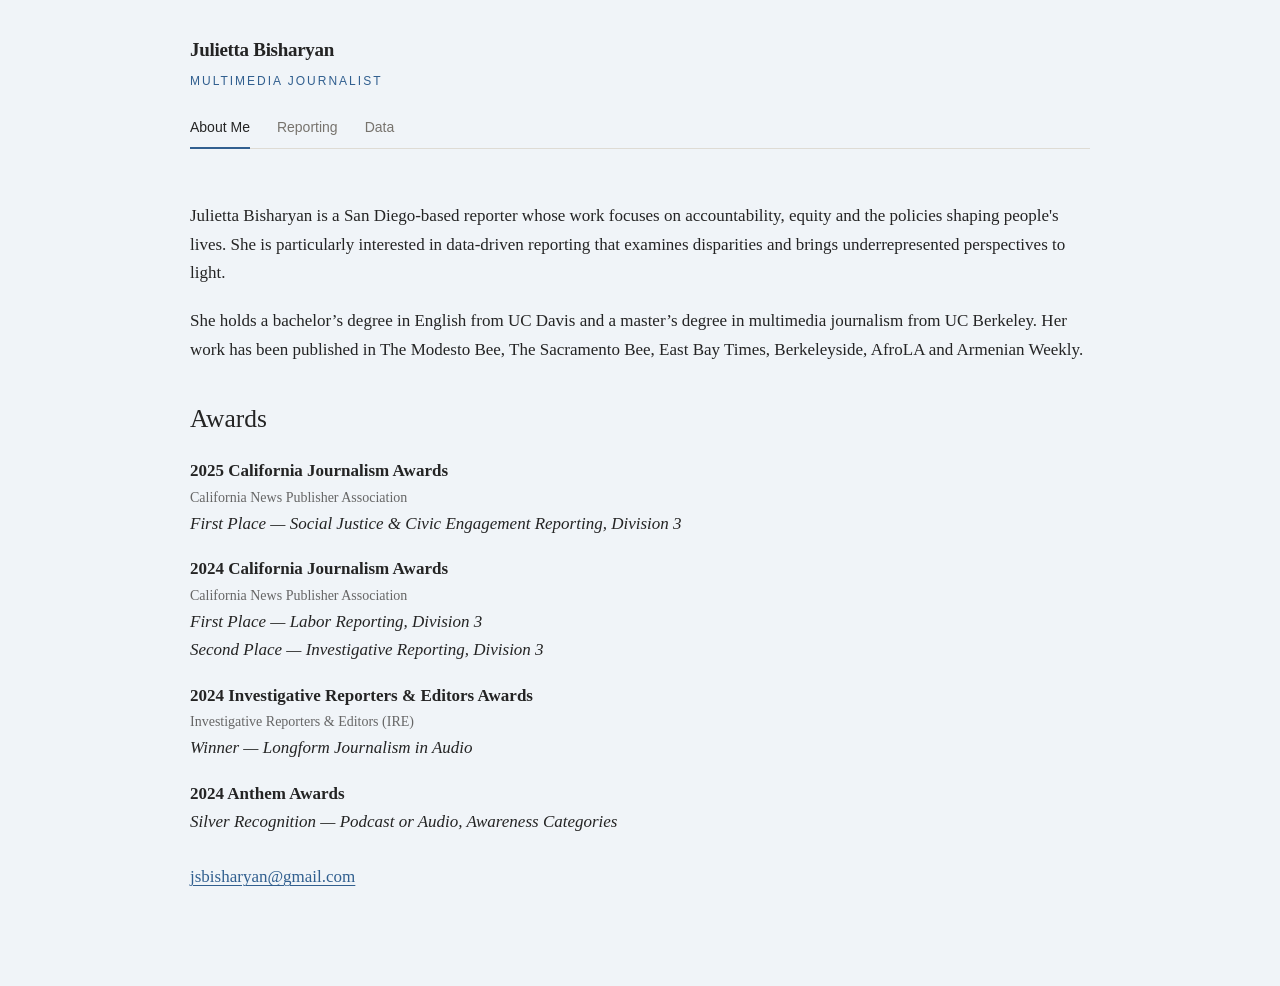
<file: index.html>
<!DOCTYPE html>
<html lang="en">
<head>
  <meta charset="UTF-8">
  <meta name="viewport" content="width=device-width, initial-scale=1.0">
  <meta name="description" content="Portfolio of Julietta Bisharyan, a California-based journalist covering education, equity, accountability and the environment.">
  <title>Julietta Bisharyan | Journalist</title>
  <link rel="icon" type="image/png" href="assets/favicon.png">

  <style>
    :root {
      --background: #f0f4f8;
      --text: #242424;
      --muted: #77736d;
      --accent: #315f8f;
      --rule: #dedbd4;
      --width: 900px;
    }

    * {
      box-sizing: border-box;
    }

    html {
      scroll-behavior: smooth;
    }

    body {
      margin: 0;
      background: var(--background);
      color: var(--text);
      font-family: Georgia, "Times New Roman", serif;
      font-size: 17px;
      line-height: 1.7;
    }

    .container {
      width: min(var(--width), calc(100% - 44px));
      margin: 0 auto;
    }

    /* HEADER AND NAVIGATION */

    header {
      padding: 34px 0 0;
    }

    .site-name {
      color: var(--text);
      font-size: 19px;
      font-weight: bold;
      text-decoration: none;
      letter-spacing: -0.3px;
    }

    nav {
      display: flex;
      gap: 27px;
      margin-top: 27px;
      border-bottom: 1px solid var(--rule);
    }

    .tab {
      display: inline-block;
      padding: 0 0 12px;
      border: 0;
      border-bottom: 2px solid transparent;
      margin-bottom: -1px;
      background: transparent;
      color: var(--muted);
      font-family: Arial, Helvetica, sans-serif;
      font-size: 14px;
      cursor: pointer;
    }

    .tab:hover,
    .tab[aria-selected="true"] {
      color: var(--text);
    }

    .tab[aria-selected="true"] {
      border-bottom-color: var(--accent);
    }

    main {
      min-height: 65vh;
      padding: 53px 0 75px;
    }

    h1 {
      margin: 0 0 35px;
      font-size: clamp(32px, 6vw, 40px);
      font-weight: normal;
      letter-spacing: -1.1px;
      line-height: 1.2;
    }

    h2 {
      font-weight: normal;
    }

    p {
      margin: 0 0 19px;
    }

    a {
      color: var(--accent);
      text-decoration-thickness: 1px;
      text-underline-offset: 3px;
    }

    a:hover {
      text-decoration-thickness: 2px;
    }

    .contact {
      margin-top: 32px;
    }

    .site-name .tagline {
      display: block;
      margin-top: 5px;
      font-family: Arial, sans-serif;
      font-size: 12px;
      font-weight: normal;
      letter-spacing: 2px;
      text-transform: uppercase;
      color: #315f8f;
    }

    /* SELECTED WORKS */

    #works {
      max-width: 850px;
      margin: 0 auto;
    }

    #works .writing-heading {
      font-family: Georgia, serif;
      font-size: 28px;
      font-weight: normal;
      margin: 0 0 55px;
      color: var(--text);
    }

    .writing-category {
      margin-bottom: 48px;
    }

    .writing-category h2 {
      font-family: Georgia, serif;
      font-size: 21px;
      font-weight: normal;
      margin: 0 0 22px;
      color: var(--text);
    }

    .writing-item {
      margin-bottom: 23px;
    }

    .writing-item a {
      font-family: Georgia, serif;
      font-size: 17px;
      line-height: 1.5;
      color: var(--text);
      text-decoration: none;
      transition: color 0.2s ease;
    }

    .writing-item a:hover {
      color: #777;
      text-decoration: underline;
    }

    .writing-meta {
      font-family: Arial, Helvetica, sans-serif;
      font-size: 12px;
      color: #888;
      margin-top: 5px;
      letter-spacing: 0.2px;
    }

    /* DATA PROJECT GRID */

    #data {
      max-width: 1000px;
      margin: 0 auto;
    }

    #data .data-heading {
      font-family: Georgia, serif;
      font-size: 28px;
      font-weight: normal;
      margin: 0 0 40px;
      color: var(--text);
    }

    .data-grid {
      display: grid;
      grid-template-columns: repeat(2, minmax(0, 1fr));
      gap: 22px;
    }

    .data-card {
      display: block;
      min-width: 0;
      border: 1px solid var(--rule);
      text-decoration: none;
      color: var(--text);
      background: #fff;
      transition: background 0.2s ease, border-color 0.2s ease;
    }

    .data-card:hover {
      background: #f0f4f8;
      border-color: var(--accent);
    }

    .data-image {
      width: 100%;
      aspect-ratio: 16 / 9;
      background: #f1f0ed;
      overflow: hidden;
    }

    .data-image img {
      width: 100%;
      height: 100%;
      object-fit: cover;
      display: block;
    }

    .data-card-content {
      padding: 21px;
    }

    .data-card h3 {
      font-family: Georgia, serif;
      font-size: 21px;
      font-weight: normal;
      line-height: 1.35;
      margin: 0 0 9px;
      color: var(--text);
    }

    .data-publication {
      font-family: Arial, Helvetica, sans-serif;
      font-size: 12px;
      color: #777;
      margin: 0 0 15px;
    }

    .data-description {
      font-family: Arial, Helvetica, sans-serif;
      font-size: 14px;
      line-height: 1.6;
      color: #444;
      margin: 0 0 18px;
    }

    .data-tools {
      font-family: Arial, Helvetica, sans-serif;
      font-size: 11px;
      line-height: 1.5;
      color: #888;
      margin: 0;
      letter-spacing: 0.2px;
    }

    /* AWARDS */

    .awards {
      margin-top: 32px;
      max-width: 760px;
    }

    .awards h2 {
      margin: 0 0 18px;
    }

    .award {
      margin-bottom: 20px;
    }

    .award p {
      margin: 0 0 3px;
      line-height: 1.5;
    }

    .award-title {
      font-weight: bold;
    }

    .award-organization {
      font-size: 14px;
      color: #666;
    }

    .award-recognition {
      font-style: italic;
    }

    .contact {
      margin-top: 28px;
    }

    /* FOOTER */

    footer {
      padding: 20px 0 30px;
      border-top: 1px solid var(--rule);
      color: var(--muted);
      font-family: Arial, Helvetica, sans-serif;
      font-size: 12px;
    }

    [hidden] {
      display: none !important;
    }

    /* MOBILE */

    @media (max-width: 650px) {
      .container {
        width: calc(100% - 36px);
      }

      header {
        padding-top: 25px;
      }

      main {
        padding-top: 39px;
      }

      nav {
        gap: 22px;
      }

      #works .writing-heading,
      #data .data-heading {
        font-size: 26px;
      }

      #works .writing-heading {
        margin-bottom: 40px;
      }

      .writing-category h2 {
        font-size: 19px;
      }

      .writing-item a {
        font-size: 16px;
      }

      .data-grid {
        grid-template-columns: 1fr;
        gap: 16px;
      }

      .data-card-content {
        padding: 20px;
      }
    }

    @media (max-width: 380px) {
      nav {
        gap: 15px;
      }

      .tab {
        font-size: 13px;
      }
    }
  </style>
</head>

<body>
  <div class="container">

    <header>
      <a class="site-name" href="#about" id="home-link">
        Julietta Bisharyan
        <span class="tagline">Multimedia Journalist</span>
      </a>
    </header>

    <nav aria-label="Main navigation" role="tablist">
      <button class="tab" id="about-tab" role="tab"
        aria-selected="true" aria-controls="about" type="button">
        About Me
      </button>

      <button class="tab" id="works-tab" role="tab"
        aria-selected="false" aria-controls="works" type="button">
        Reporting
      </button>

      <button class="tab" id="data-tab" role="tab"
        aria-selected="false" aria-controls="data" type="button">
        Data
      </button>
    </nav>

    <main>

      <!-- ABOUT ME -->

      <section id="about" role="tabpanel" aria-labelledby="about-tab">

        <p>
          Julietta Bisharyan is a San Diego-based reporter whose work focuses on accountability,
          equity and the policies shaping people's lives. She is particularly interested in data-driven
          reporting that examines disparities and brings underrepresented perspectives to light.
        
        </p>

        <p>
          She holds a bachelor’s degree in English from UC Davis
          and a master’s degree in multimedia journalism
          from UC Berkeley. Her work has been published in The Modesto Bee, The Sacramento Bee,
          East Bay Times, Berkeleyside, AfroLA and Armenian Weekly. 
        </p>

        <div class="awards">
          <h2>Awards</h2>

          <div class="award">
            <p class="award-title">2025 California Journalism Awards</p>
            <p class="award-organization">California News Publisher Association</p>
            <p class="award-recognition">
              First Place — Social Justice &amp; Civic Engagement Reporting, Division 3
            </p>
          </div>

          <div class="award">
            <p class="award-title">2024 California Journalism Awards</p>
            <p class="award-organization">California News Publisher Association</p>
            <p class="award-recognition">
              First Place — Labor Reporting, Division 3
            </p>
            <p class="award-recognition">
              Second Place — Investigative Reporting, Division 3
            </p>
          </div>

          <div class="award">
            <p class="award-title">2024 Investigative Reporters &amp; Editors Awards</p>
            <p class="award-organization">Investigative Reporters &amp; Editors (IRE)</p>
            <p class="award-recognition">
              Winner — Longform Journalism in Audio
            </p>
          </div>

          <div class="award">
            <p class="award-title">2024 Anthem Awards</p>
            <p class="award-recognition">
              Silver Recognition — Podcast or Audio, Awareness Categories
            </p>
          </div>
        </div>

        <p class="contact">
          <a href="mailto:jsbisharyan@gmail.com">jsbisharyan@gmail.com</a>
        </p>

      </section>

      <!-- SELECTED WORKS -->

      <section id="works" role="tabpanel"
        aria-labelledby="works-tab" hidden>

        <h1 class="writing-heading">Selected Writing</h1>

        <!-- INVESTIGATIONS -->

        <div class="writing-category">
          <h2>Investigations</h2>

          <div class="writing-item">
            <a href="https://www.modbee.com/news/local/crime/article315577383.html?giftCode=86c4acd1f83c5da3212b84d3e534f335ec6e8eb8e0eaedf4faa5dd6863b15084" target="_blank" rel="noopener noreferrer">
              How did Modesto school district not hear of principal’s sex charges for over a year?
            </a>
            <p class="writing-meta">The Modesto Bee · April 2026</p>
          </div>

          <div class="writing-item">
            <a href="https://www.mercedsunstar.com/news/local/education/uc-merced/article315497840.html?giftCode=fb421cea63dc86966c5d6d9789bf1b4e9b94f38d7a2bd9bb918bdc4207d5a3f7" target="_blank" rel="noopener noreferrer">
              Records show UC Merced police are sharing license plate data with Border Patrol
            </a>
            <p class="writing-meta">Merced Sun-Star · April 2026</p>
          </div>

          <div class="writing-item">
            <a href="https://www.modbee.com/news/politics-government/article310501180.html?giftCode=a2d2523eba2e94d11aa9b383001210de091cf3036abf3912fcc28ef92f6cea22" target="_blank" rel="noopener noreferrer">
              Sen. Marie Alvarado-Gil reprimanded for retaliation against Stanislaus supervisor
            </a>
            <p class="writing-meta">The Modesto Bee · July 2025</p>
          </div>

          <div class="writing-item">
            <a href="https://www.modbee.com/news/local/article302720644.html?giftCode=99d2536649dfe09ad935512d0fa741069fcc490b2ac44cc7dd1d5164c833e7b1" target="_blank" rel="noopener noreferrer">
              Ceres mobile home park to get power back after months without, settlement says
            </a>
            <p class="writing-meta">The Modesto Bee · April 2025</p>
          </div>

          <div class="writing-item">
            <a href="https://www.modbee.com/news/local/article293681174.html?giftCode=41d7c210d599f42cc7f9fd04aa7dcaf42935c5b69600a9dc4b4b5fa28ee53461" target="_blank" rel="noopener noreferrer">
              Black people in Stanislaus County over-represented in use of force cases by Sheriff’s Office
            </a>
            <p class="writing-meta">The Modesto Bee · October 2024</p>
          </div>

          <div class="writing-item">
            <a href="https://www.modbee.com/news/local/crime/article292007355.html?giftCode=c909247f9a36760ac370136510f0c585cd63dc3c0d18f9293941297dcdb81ffc" target="_blank" rel="noopener noreferrer">
              Modesto police arrest Black juveniles at over 4 times their population rate, data shows
            </a>
            <p class="writing-meta">The Modesto Bee · September 2024</p>
          </div>

          <div class="writing-item">
            <a href="https://www.sacbee.com/entertainment/arts-culture/article263900537.html?giftCode=7d8eec5bbdb1963b0195640312be1b05ab9e4e200848dcab4db66bdeec2863d6" target="_blank" rel="noopener noreferrer">
              ‘It was gone.’ Why do Sacramento murals disappear and what rights do artists have?
            </a>
            <p class="writing-meta">The Sacramento Bee · August 2022</p>
          </div>

          <div class="writing-item">
            <a href="https://www.sacbee.com/news/local/article262979813.html?giftCode=fae99770d1efd1bd4cabe9009b4c943b363295ba0e10c2958ccc43487d99d589" target="_blank" rel="noopener noreferrer">
              Why do so many people fail the California DMV written exam?
            </a>
            <p class="writing-meta">The Sacramento Bee · July 2022</p>
          </div>
        </div>

        <!-- ENVIRONMENT -->

        <div class="writing-category">
          <h2>Environment</h2>

          <div class="writing-item">
            <a href="https://www.modbee.com/news/local/article315213763.html?giftCode=44522b3e1bebc2cba2758460c63d2862f621551f38713761c5eff66659fa7fa0" target="_blank" rel="noopener noreferrer">
              Patterson parents raise concerns about student safety after school herbicide spraying
            </a>
            <p class="writing-meta">The Modesto Bee · March 2026</p>
          </div>

          <div class="writing-item">
            <a href="https://www.modbee.com/living/health-fitness/article312908189.html?giftCode=92bf1f2a2bde91e9980c9c998ec03a83b3adee7e69662a00b11615a7cb3628a6" target="_blank" rel="noopener noreferrer">
              Pesticides waft near Stanislaus County schools. Which are at highest risk?
            </a>
            <p class="writing-meta">The Modesto Bee · November 2025</p>
          </div>

          <div class="writing-item">
            <a href="https://www.modbee.com/news/business/agriculture/article306010386.html?giftCode=ed1542d964f57c6cabb24d0fbc7d31ef51035bc8ad5ffc6dfc24bc7ac8df3afc" target="_blank" rel="noopener noreferrer">
              More than 100 schools in Stanislaus County face pesticide risks. What can be done?
            </a>
            <p class="writing-meta">The Modesto Bee · May 2025</p>
          </div>

          <div class="writing-item">
            <a href="https://www.modbee.com/news/local/article284360304.html?giftCode=21d55fe5ea30b111cc14dd28c1fb045cdd848753306768f9e5fcc0babf11892b" target="_blank" rel="noopener noreferrer">
              California’s pilot pesticide notification system troubles growers and residents alike
            </a>
            <p class="writing-meta">The Modesto Bee · February 2024</p>
          </div>
        </div>

        <!-- LABOR -->

        <div class="writing-category">
          <h2>Labor</h2>

          <div class="writing-item">
            <a href="https://www.sacbee.com/news/california/article312117314.html?giftCode=836b927929c8088fa1e5e74eb4a7919bf192e86338322ad0ba24aebd319889a6" target="_blank" rel="noopener noreferrer">
              BJ’s workers move to form first union over controversial tip-sharing policy
            </a>
            <p class="writing-meta">The Sacramento Bee · September 2025</p>
          </div>

          <div class="writing-item">
            <a href="https://www.modbee.com/news/local/article301118729.html?giftCode=3d4a30e78eab0d950e5e8091d9c230f87eecbaa3842e83fa5a33621880f3cf11" target="_blank" rel="noopener noreferrer">
              Employees at Modesto company seek nearly $629K from owner in unpaid wages. More come forward
            </a>
            <p class="writing-meta">The Modesto Bee · March 2025</p>
          </div>

          <div class="writing-item">
            <a href="https://www.modbee.com/news/local/article284591255.html?giftCode=8bf27cf9268fac95e9dbaaadccd36622341ada701213e3f5e5a0623263e0b239" target="_blank" rel="noopener noreferrer">
              Workers allege union busting, file labor complaint against Modesto-area insulation plant
            </a>
            <p class="writing-meta">The Modesto Bee · January 2024</p>
          </div>
        </div>

        <!-- POLICY -->

        <div class="writing-category">
          <h2>Policy</h2>

          <div class="writing-item">
            <a href="https://www.modbee.com/news/politics-government/article316328721.html?giftCode=9f51f6aaf97bbd4590df1d4b49a27957837e4e08cf0e4dcb38e80e11ec2bed8b" target="_blank" rel="noopener noreferrer">
              Modesto will temporarily stop enforcing mask-ban ordinance at protests, judge rules
            </a>
            <p class="writing-meta">The Modesto Bee · July 2026</p>
          </div>

          <div class="writing-item">
            <a href="https://www.modbee.com/news/local/education/article315497347.html?giftCode=1e524d905436fc59d84f9b901cbb6cb7e531ebe0487724fae1b73f04478ffe19" target="_blank" rel="noopener noreferrer">
              Transitional-kindergarten expansion strains Stanislaus County childcare providers
            </a>
            <p class="writing-meta">The Modesto Bee · April 2026</p>
          </div>

          <div class="writing-item">
            <a href="https://www.sacbee.com/sports/high-school/article313213672.html?giftCode=dc9035339b8cdaed548bd213f19736ca24a3534fe72797e5bdbcb6be62bd3c47" target="_blank" rel="noopener noreferrer">
              CA student athlete’s case leads CIF to revise rules on immigration documents
            </a>
            <p class="writing-meta">The Sacramento Bee · November 2025</p>
          </div>

          <div class="writing-item">
            <a href="https://www.modbee.com/news/local/article312123351.html?giftCode=6b8e4a1c4e4737bce11955911f074da02a9531c0fd9e066c17580de2d7b31146" target="_blank" rel="noopener noreferrer">
              California law could end Stanislaus County health program that helps immigrants
            </a>
            <p class="writing-meta">The Modesto Bee · September 2025</p>
          </div>
        </div>

        <!-- EDUCATION -->

        <div class="writing-category">
          <h2>Education</h2>

          <div class="writing-item">
            <a href="https://www.modbee.com/news/local/article301944214.html?giftCode=c4df122aa76eb2a9182807a2886b3755bcd67815977613a6f7813eadca35626c" target="_blank" rel="noopener noreferrer">
              Childcare businesses are growing in Stanislaus County. Cuts to federal funding may hinder that
            </a>
            <p class="writing-meta">The Modesto Bee · May 2025</p>
          </div>

          <div class="writing-item">
            <a href="https://www.modbee.com/news/local/education/article286881790.html?giftCode=e98d8511e99c95a3c74e1e63bb5f3cbea7e3dcdec25c6b25790611b20180382b" target="_blank" rel="noopener noreferrer">
              English learner students with special needs face challenges amid teacher shortages
            </a>
            <p class="writing-meta">The Modesto Bee · March 2024</p>
          </div>

          <div class="writing-item">
            <a href="https://afrolanews.org/2023/09/l-a-teachers-propose-salary-incentives-support-systems-to-increase-retention/" target="_blank" rel="noopener noreferrer">
              L.A. teachers propose salary incentives, support systems to increase retention
            </a>
            <p class="writing-meta">AfroLA News · September 2023</p>
          </div>

          <div class="writing-item">
            <a href="https://afrolanews.org/2023/09/leaving-for-greener-pastures-why-south-san-francisco-high-school-teachers-move-to-neighboring-districts/" target="_blank" rel="noopener noreferrer">
              Leaving for greener pastures: Why South San Francisco High School teachers move to neighboring districts
            </a>
            <p class="writing-meta">AfroLA News · September 2023</p>
          </div>

          <div class="writing-item">
            <a href="https://afrolanews.org/2023/08/l-a-county-doesnt-have-enough-teachers-low-pay-and-burnout-arent-helping-the-problem/" target="_blank" rel="noopener noreferrer">
              L.A. County doesn't have enough teachers. Low pay and burnout aren't helping the problem
            </a>
            <p class="writing-meta">AfroLA News · August 2023</p>
          </div>

          <div class="writing-item">
            <a href="https://oaklandnorth.net/2022/03/22/oakland-school-hunger-strike-political-tool/" target="_blank" rel="noopener noreferrer">
              Oakland school hunger strike becomes a political tool
            </a>
            <p class="writing-meta">Oakland North · March 2022</p>
          </div>

          <div class="writing-item">
            <a href="https://richmondconfidential.org/2022/04/25/richmond-wccusd-substitute-teacher-shortage/" target="_blank" rel="noopener noreferrer">
              WCCUSD substitute teacher shortage hurting students, burning out teachers
            </a>
            <p class="writing-meta">Richmond Confidential · April 2022</p>
          </div>
        </div>

        <!-- BUSINESS -->

        <div class="writing-category">
          <h2>Business</h2>

          <div class="writing-item">
            <a href="https://www.sacbee.com/news/business/article264308246.html?giftCode=f7482389028efbe9e096b66a69b1a4fd5d2405645b02d1552f3de353618d8eb7" target="_blank" rel="noopener noreferrer">
              Land Park Ski &amp; Sports sees impact of Russia-Ukraine war on equipment supplies
            </a>
            <p class="writing-meta">The Sacramento Bee · August 2022</p>
          </div>

          <div class="writing-item">
            <a href="https://www.eastbaytimes.com/2022/02/20/berkeley-and-emeryville-a-tale-of-two-marinas/" target="_blank" rel="noopener noreferrer">
              Berkeley and Emeryville: A tale of two marinas
            </a>
            <p class="writing-meta">East Bay Times · February 2022</p>
          </div>

          <div class="writing-item">
            <a href="https://www.berkeleyside.org/2021/12/27/why-some-boat-owners-consider-leaving-the-berkeley-marina" target="_blank" rel="noopener noreferrer">
              Why some boat owners consider leaving the Berkeley Marina
            </a>
            <p class="writing-meta">Berkeleyside · December 2021</p>
          </div>

          <div class="writing-item">
            <a href="https://www.berkeleyside.org/2021/10/22/berkeley-marina-ferry-plan-raises-concern-among-recreational-users" target="_blank" rel="noopener noreferrer">
              Berkeley Marina ferry plan raises concern among recreational users
            </a>
            <p class="writing-meta">Berkeleyside · October 2021</p>
          </div>
        </div>

      </section>

      <!-- DATA PROJECTS -->

      <section id="data" role="tabpanel"
        aria-labelledby="data-tab" hidden>

        <h1 class="data-heading">Data Analysis &amp; Visualizations</h1>

        <div class="data-grid">

          <!-- PROJECT 1 -->

          <a class="data-card"
            href="https://afrolanews.org/2023/08/l-a-county-doesnt-have-enough-teachers-low-pay-and-burnout-arent-helping-the-problem/"
            target="_blank" rel="noopener noreferrer">

            <div class="data-image">
              <img src="assets/LACounty.png" alt="Data visualization about teacher shortages in Los Angeles County">
            </div>

            <div class="data-card-content">
              <h3>L.A. County doesn’t have enough teachers. Low pay and burnout aren’t helping the problem</h3>
              <p class="data-publication">AfroLA News · August 2023</p>
              <p class="data-description">
                Examining teacher shortages across Los Angeles County
                and the role of low pay and burnout.
              </p>
            </div>
          </a>

          <!-- PROJECT 2 -->

          <a class="data-card"
            href="https://media.journalism.berkeley.edu/projects/2023/20230501_cost-of-teaching/"
            target="_blank" rel="noopener noreferrer">

            <div class="data-image">
              <img src="assets/COT.png" alt="The Cost of Teaching interactive project">
            </div>

            <div class="data-card-content">
              <h3>The Cost of Teaching</h3>
              <p class="data-publication">UC Berkeley Graduate School of Journalism · May 2023</p>
              <p class="data-description">
                An interactive choose-your-own-adventure project exploring
                the financial realities of becoming a teacher.
              </p>
            </div>
          </a>

          <!-- PROJECT 3 -->

          <a class="data-card"
            href="https://www.modbee.com/news/politics-government/article316693413.html?giftCode=ffc8f04084cb90c768a859477a849c1b731a7d78c7e3c110e83a39c23b60e26e"
            target="_blank" rel="noopener noreferrer">

            <div class="data-image">
              <img src="assets/Complaints.png" alt="Data visualization about complaints from Modesto residents">
            </div>

            <div class="data-card-content">
              <h3>What are Modesto residents complaining about?</h3>
              <p class="data-publication">The Modesto Bee · July 2026</p>
              <p class="data-description">
                Using complaint records to examine patterns.
              </p>
            </div>
          </a>

          <!-- PROJECT 4 -->

          <a class="data-card"
            href="https://www.modbee.com/news/politics-government/article314810141.html?giftCode=2dcde035bad631c3ad6c3efb19e7a61cd8071fbdf9f101f7ccdeab6c98d42620"
            target="_blank" rel="noopener noreferrer">

            <div class="data-image">
              <img src="assets/Compensation.png" alt="Data visualization about Modesto city employee compensation">
            </div>

            <div class="data-card-content">
              <h3>Who makes the most at Modesto city hall?</h3>
              <p class="data-publication">The Modesto Bee · February 2026</p>
              <p class="data-description">
                Analyzing public employee compensation to identify
                the highest-paid city workers.
              </p>
            </div>
          </a>

          <!-- PROJECT 5 -->

          <a class="data-card"
            href="https://www.modbee.com/news/local/article315256014.html?giftCode=fbf7b287f6c19083b723831ebd90169284033b45eec2462765921b7b1770ac60"
            target="_blank" rel="noopener noreferrer">

            <div class="data-image">
              <img src="assets/ICEarrests.png" alt="Data visualization about ICE arrests in Stanislaus County">
            </div>

            <div class="data-card-content">
              <h3>ICE arrested 18 in Stanislaus County over last 6 months</h3>
              <p class="data-publication">The Modesto Bee · April 2026</p>
              <p class="data-description">
                Analyzing local immigration enforcement activity
                through arrest data.
              </p>
            </div>
          </a>

          <!-- PROJECT 6 -->

          <a class="data-card"
            href="https://www.modbee.com/news/local/article293681174.html?giftCode=41d7c210d599f42cc7f9fd04aa7dcaf42935c5b69600a9dc4b4b5fa28ee53461"
            target="_blank" rel="noopener noreferrer">

            <div class="data-image">
              <img src="assets/UOF.png" alt="Data visualization about use-of-force cases in Stanislaus County">
            </div>

            <div class="data-card-content">
              <h3>Black people in Stanislaus County over-represented in use of force cases by Sheriff’s Office</h3>
              <p class="data-publication">The Modesto Bee · April 2025</p>
              <p class="data-description">
                Analyzing law enforcement use-of-force records to
                investigate racial disparities in Stanislaus County.
              </p>
            </div>
          </a>

          <!-- PROJECT 7 -->

          <a class="data-card"
            href="https://www.modbee.com/news/local/turlock/article316349082.html?giftCode=81a1c23d74f4b762823f0bc8c56d005a0ac3fcdb957b837497649972c396bb2e"
            target="_blank" rel="noopener noreferrer">

            <div class="data-image">
              <img src="assets/TurlockCityManagers.png" alt="Data visualization about Turlock city manager turnover">
            </div>

            <div class="data-card-content">
              <h3>Turlock city manager turnover</h3>
              <p class="data-publication">The Modesto Bee · July 2026</p>
              <p class="data-description">
                Chronicling leadership changes in local government with a timeline.
              </p>
            </div>
          </a>

          <!-- PROJECT 8 -->

          <a class="data-card"
            href="https://www.modbee.com/news/local/crime/article313927363.html?giftCode=5016cb1f2645a0a1c74ca6b497fd2bd6bd0c8cef342f7261af2517fd186f3b07"
            target="_blank" rel="noopener noreferrer">

            <div class="data-image">
              <img src="assets/hatecrimes.png" alt="Data visualization about hate crime trends in Stanislaus County">
            </div>

            <div class="data-card-content">
              <h3>While hate crimes were up in the state, Stanislaus County was at a 10-year low</h3>
              <p class="data-publication">The Modesto Bee · December 2025</p>
              <p class="data-description">
                Using crime data to examine hate crime trends and patterns.
              </p>
            </div>
          </a>

          <!-- PROJECT 9 -->

          <a class="data-card"
            href="https://www.modbee.com/living/health-fitness/article312908189.html?giftCode=92bf1f2a2bde91e9980c9c998ec03a83b3adee7e69662a00b11615a7cb3628a6"
            target="_blank" rel="noopener noreferrer">

            <div class="data-image">
              <img src="assets/PesticideWaft.png" alt="Data visualization about pesticide exposure near Stanislaus County schools">
            </div>

            <div class="data-card-content">
              <h3>Pesticides waft near Stanislaus County schools. Which are at highest risk?</h3>
              <p class="data-publication">The Modesto Bee · November 2025</p>
              <p class="data-description">
                Investigating pesticide exposure near schools
                using data.
              </p>
            </div>
          </a>

          <!-- PROJECT 10 -->

          <a class="data-card"
            href="https://www.modbee.com/news/local/crime/article312073845.html?giftCode=bd329ea90c0cdc4686442e64153101ba3c2b36ceeefb24dce1bdf7ee2b487816"
            target="_blank" rel="noopener noreferrer">

            <div class="data-image">
              <img src="assets/ICEtransfers.png" alt="Data visualization about Stanislaus County jail transfers to ICE">
            </div>

            <div class="data-card-content">
              <h3>Under Trump, Stanislaus jail transfers to ICE are back</h3>
              <p class="data-publication">The Modesto Bee · October 2025</p>
              <p class="data-description">
                Tracking immigration enforcement activity through
                transfer records.
              </p>
            </div>
          </a>

          <!-- PROJECT 11 -->
          <a class="data-card"
            href="https://www.modbee.com/news/local/education/article285163187.html?giftCode=64c407680c40f4053a5b2e95b40bec9a3a4e55019d15d4856bef00326e2715e3"
            target="_blank" rel="noopener noreferrer">

            <div class="data-image">
              <img src="assets/CollegeDemographics.png" alt="Data visualization about college faculty diversity">
            </div>

            <div class="data-card-content">
              <h3>Stanislaus County colleges behind in faculty diversity</h3>
              <p class="data-publication">The Modesto Bee · February 2024</p>
              <p class="data-description">
                Examining college demographics and the gap between
                student and faculty diversity.
              </p>
            </div>
          </a>


          <!-- PROJECT 12 -->

          <a class="data-card"
            href="https://juliebisharyan.github.io/OUSD-Closures/"
            target="_blank" rel="noopener noreferrer">

            <div class="data-image">
              <img src="assets/OUSD.png" alt="Scrollytelling visual on school closures in Oakland">
            </div>

            <div class="data-card-content">
              <h3>Oakland school closures and impact on students</h3>
              <p class="data-publication">UC Berkeley Graduate School of Journalism  · March 2022</p>
              <p class="data-description">
                Interactive scrollytelling project examining Oakland school closures and their disproportionate impact on students of color.
              </p>
            </div>
          </a>
        </div>
      </section>

    </main>


  </div>

  <!-- TAB NAVIGATION -->

  <script>
    const tabs = {
      about: document.getElementById("about-tab"),
      works: document.getElementById("works-tab"),
      data: document.getElementById("data-tab")
    };

    const panels = {
      about: document.getElementById("about"),
      works: document.getElementById("works"),
      data: document.getElementById("data")
    };

    const homeLink = document.getElementById("home-link");

    function showTab(name) {
      Object.keys(tabs).forEach(function(key) {
        const isActive = key === name;

        panels[key].hidden = !isActive;
        tabs[key].setAttribute("aria-selected", String(isActive));
      });

      history.replaceState(null, "", "#" + name);
      window.scrollTo(0, 0);
    }

    tabs.about.addEventListener("click", function() {
      showTab("about");
    });

    tabs.works.addEventListener("click", function() {
      showTab("works");
    });

    tabs.data.addEventListener("click", function() {
      showTab("data");
    });

    homeLink.addEventListener("click", function(event) {
      event.preventDefault();
      showTab("about");
    });

    const initialTab = window.location.hash.replace("#", "");

    if (panels[initialTab]) {
      showTab(initialTab);
    }

    document.getElementById("year").textContent =
      new Date().getFullYear();
  </script>

</body>
</html>
</file>
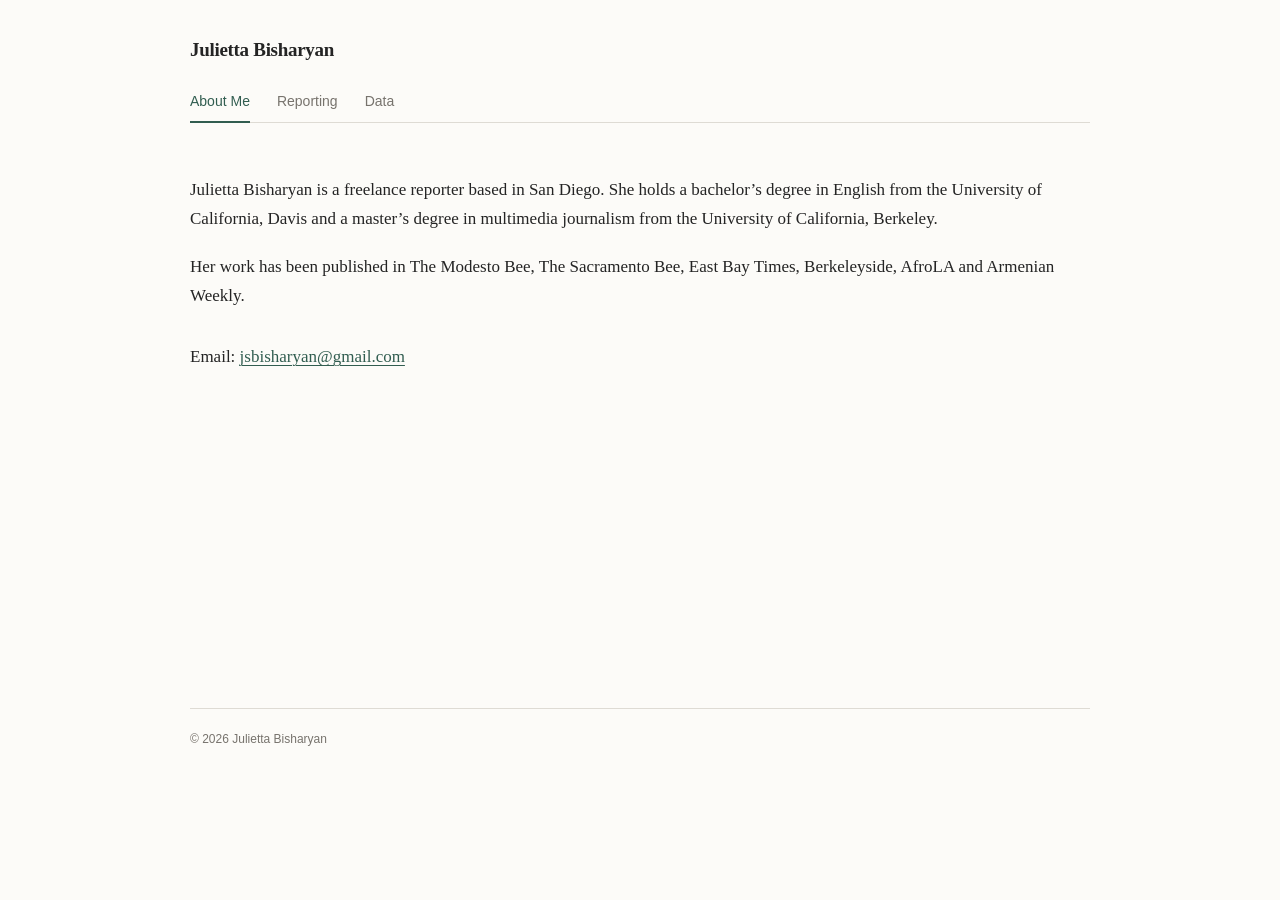
<file: julietta_portfolio_chronological_color_hover.html>
<!DOCTYPE html>
<html lang="en">
<head>
  <meta charset="UTF-8">
  <meta name="viewport" content="width=device-width, initial-scale=1.0">
  <meta name="description" content="Portfolio of Julietta Bisharyan, a California-based journalist covering education, equity, accountability and the environment.">
  <title>Julietta Bisharyan | Journalist</title>

  <style>
    :root {
      --background: #fcfbf8;
      --text: #242424;
      --muted: #77736d;
      --accent: #315d50;
      --rule: #dedbd4;
      --width: 900px;
    }

    * {
      box-sizing: border-box;
    }

    html {
      scroll-behavior: smooth;
    }

    body {
      margin: 0;
      background: var(--background);
      color: var(--text);
      font-family: Georgia, "Times New Roman", serif;
      font-size: 17px;
      line-height: 1.7;
    }

    .container {
      width: min(var(--width), calc(100% - 44px));
      margin: 0 auto;
    }

    /* HEADER AND NAVIGATION */

    header {
      padding: 34px 0 0;
    }

    .site-name {
      color: var(--text);
      font-size: 19px;
      font-weight: bold;
      text-decoration: none;
      letter-spacing: -0.3px;
      transition: color 0.2s ease;
    }

    .site-name:hover {
      color: var(--accent);
    }

    nav {
      display: flex;
      gap: 27px;
      margin-top: 27px;
      border-bottom: 1px solid var(--rule);
    }

    .tab {
      display: inline-block;
      padding: 0 0 12px;
      border: 0;
      border-bottom: 2px solid transparent;
      margin-bottom: -1px;
      background: transparent;
      color: var(--muted);
      font-family: Arial, Helvetica, sans-serif;
      font-size: 14px;
      cursor: pointer;
      transition: color 0.2s ease, border-color 0.2s ease;
    }

    .tab:hover,
    .tab[aria-selected="true"] {
      color: var(--accent);
    }

    .tab[aria-selected="true"] {
      border-bottom-color: var(--accent);
    }

    main {
      min-height: 65vh;
      padding: 53px 0 75px;
    }

    h1 {
      margin: 0 0 35px;
      font-size: clamp(32px, 6vw, 40px);
      font-weight: normal;
      letter-spacing: -1.1px;
      line-height: 1.2;
    }

    h2 {
      font-weight: normal;
    }

    p {
      margin: 0 0 19px;
    }

    a {
      color: var(--accent);
      text-decoration-thickness: 1px;
      text-underline-offset: 3px;
    }

    a:hover {
      color: var(--accent);
      text-decoration-thickness: 2px;
    }

    .contact {
      margin-top: 32px;
    }

    /* SELECTED WORKS */

    #works {
      max-width: 850px;
      margin: 0 auto;
    }

    #works .writing-heading {
      font-family: Georgia, serif;
      font-size: 38px;
      font-weight: normal;
      margin: 0 0 55px;
      color: var(--text);
    }

    .writing-category {
      margin-bottom: 48px;
    }

    .writing-category h2 {
      font-family: Georgia, serif;
      font-size: 21px;
      font-weight: normal;
      margin: 0 0 22px;
      color: var(--text);
    }

    .writing-item {
      margin-bottom: 23px;
    }

    .writing-item a {
      font-family: Georgia, serif;
      font-size: 17px;
      line-height: 1.5;
      color: var(--text);
      text-decoration: none;
      transition: color 0.2s ease;
    }

    .writing-item a:hover {
      color: var(--accent);
      text-decoration: underline;
    }

    .writing-meta {
      font-family: Arial, Helvetica, sans-serif;
      font-size: 12px;
      color: #888;
      margin-top: 5px;
      letter-spacing: 0.2px;
    }

    /* DATA PROJECT GRID */

    #data {
      max-width: 1000px;
      margin: 0 auto;
    }

    #data .data-heading {
      font-family: Georgia, serif;
      font-size: 38px;
      font-weight: normal;
      margin: 0 0 40px;
      color: var(--text);
    }

    .data-grid {
      display: grid;
      grid-template-columns: repeat(2, minmax(0, 1fr));
      gap: 22px;
    }

    .data-card {
      display: block;
      min-width: 0;
      border: 1px solid var(--rule);
      text-decoration: none;
      color: var(--text);
      background: #fff;
      transition: background 0.2s ease, border-color 0.2s ease, transform 0.2s ease;
    }

    .data-card:hover {
      background: #f1f5f2;
      border-color: var(--accent);
      transform: translateY(-2px);
    }

    /* Empty image space until you add your own visuals */

    .data-image {
      width: 100%;
      aspect-ratio: 16 / 9;
      background: #f1f0ed;
      overflow: hidden;
    }

    .data-image img {
      width: 100%;
      height: 100%;
      object-fit: cover;
      display: block;
    }

    .data-card-content {
      padding: 21px;
    }

    .data-card h3 {
      font-family: Georgia, serif;
      font-size: 21px;
      font-weight: normal;
      line-height: 1.35;
      margin: 0 0 9px;
      color: var(--text);
    }

    .data-publication {
      font-family: Arial, Helvetica, sans-serif;
      font-size: 12px;
      color: #777;
      margin: 0 0 15px;
    }

    .data-description {
      font-family: Arial, Helvetica, sans-serif;
      font-size: 14px;
      line-height: 1.6;
      color: #444;
      margin: 0 0 18px;
    }

    .data-tools {
      font-family: Arial, Helvetica, sans-serif;
      font-size: 11px;
      line-height: 1.5;
      color: #888;
      margin: 0;
      letter-spacing: 0.2px;
    }

    /* FOOTER */

    footer {
      padding: 20px 0 30px;
      border-top: 1px solid var(--rule);
      color: var(--muted);
      font-family: Arial, Helvetica, sans-serif;
      font-size: 12px;
    }

    [hidden] {
      display: none !important;
    }

    /* MOBILE */

    @media (max-width: 650px) {
      .container {
        width: calc(100% - 36px);
      }

      header {
        padding-top: 25px;
      }

      main {
        padding-top: 39px;
      }

      nav {
        gap: 22px;
      }

      #works .writing-heading,
      #data .data-heading {
        font-size: 32px;
      }

      #works .writing-heading {
        margin-bottom: 40px;
      }

      .writing-category h2 {
        font-size: 19px;
      }

      .writing-item a {
        font-size: 16px;
      }

      .data-grid {
        grid-template-columns: 1fr;
        gap: 16px;
      }

      .data-card-content {
        padding: 20px;
      }
    }

    @media (max-width: 380px) {
      nav {
        gap: 15px;
      }

      .tab {
        font-size: 13px;
      }
    }
  </style>
</head>

<body>
  <div class="container">

    <header>
      <a class="site-name" href="#about" id="home-link">
        Julietta Bisharyan
      </a>

      <nav aria-label="Main navigation" role="tablist">
        <button class="tab" id="about-tab" role="tab"
          aria-selected="true" aria-controls="about" type="button">
          About Me
        </button>

        <button class="tab" id="works-tab" role="tab"
          aria-selected="false" aria-controls="works" type="button">
          Reporting
        </button>

        <button class="tab" id="data-tab" role="tab"
          aria-selected="false" aria-controls="data" type="button">
          Data
        </button>
      </nav>
    </header>

    <main>

      <!-- ABOUT ME -->

      <section id="about" role="tabpanel" aria-labelledby="about-tab">

        <p>
          Julietta Bisharyan is a freelance reporter based in San Diego.
          She holds a bachelor’s degree in English from the University of
          California, Davis and a master’s degree in multimedia journalism
          from the University of California, Berkeley.
        </p>

        <p>
          Her work has been published in The Modesto Bee, The Sacramento Bee,
          East Bay Times, Berkeleyside, AfroLA and Armenian Weekly.
        </p>

        <p class="contact">
          Email:
          <a href="mailto:jsbisharyan@gmail.com">jsbisharyan@gmail.com</a>
        </p>

      </section>


      <!-- SELECTED WORKS -->

      <section id="works" role="tabpanel"
        aria-labelledby="works-tab" hidden>

        <h1 class="writing-heading">Selected Writing</h1>


        <!-- INVESTIGATIONS -->

        <div class="writing-category">
          <h2>Investigations</h2>

          <div class="writing-item">
            <a href="https://www.modbee.com/news/local/crime/article315577383.html?giftCode=86c4acd1f83c5da3212b84d3e534f335ec6e8eb8e0eaedf4faa5dd6863b15084" target="_blank" rel="noopener noreferrer">
              How did Modesto school district not hear of principal’s sex charges for over a year?
            </a>
            <p class="writing-meta">The Modesto Bee · April 30, 2026</p>
          </div>

          <div class="writing-item">
            <a href="https://www.mercedsunstar.com/news/local/education/uc-merced/article315497840.html?giftCode=fb421cea63dc86966c5d6d9789bf1b4e9b94f38d7a2bd9bb918bdc4207d5a3f7" target="_blank" rel="noopener noreferrer">
              UC Merced automated license plate reader investigation
            </a>
            <p class="writing-meta">Merced Sun-Star · 2026</p>
          </div>

          <div class="writing-item">
            <a href="https://www.modbee.com/news/politics-government/article310501180.html?giftCode=a2d2523eba2e94d11aa9b383001210de091cf3036abf3912fcc28ef92f6cea22" target="_blank" rel="noopener noreferrer">
              Sen. Marie Alvarado-Gil reprimanded for retaliation against Stanislaus supervisor
            </a>
            <p class="writing-meta">The Modesto Bee · July 17, 2025</p>
          </div>

          <div class="writing-item">
            <a href="https://www.modbee.com/news/local/article302720644.html?giftCode=99d2536649dfe09ad935512d0fa741069fcc490b2ac44cc7dd1d5164c833e7b1" target="_blank" rel="noopener noreferrer">
              Ceres mobile home park investigation
            </a>
            <p class="writing-meta">The Modesto Bee · 2025</p>
          </div>

          <div class="writing-item">
            <a href="https://www.modbee.com/news/local/article293681174.html?giftCode=41d7c210d599f42cc7f9fd04aa7dcaf42935c5b69600a9dc4b4b5fa28ee53461" target="_blank" rel="noopener noreferrer">
              Black people in Stanislaus County over-represented in use of force cases by Sheriff’s Office
            </a>
            <p class="writing-meta">The Modesto Bee · October 15, 2024</p>
          </div>

          <div class="writing-item">
            <a href="https://www.modbee.com/news/local/crime/article292007355.html?giftCode=c909247f9a36760ac370136510f0c585cd63dc3c0d18f9293941297dcdb81ffc" target="_blank" rel="noopener noreferrer">
              Modesto police arrest Black juveniles at over 4 times their population rate, data shows
            </a>
            <p class="writing-meta">The Modesto Bee · September 9, 2024</p>
          </div>

          <div class="writing-item">
            <a href="https://www.sacbee.com/entertainment/arts-culture/article263900537.html?giftCode=7d8eec5bbdb1963b0195640312be1b05ab9e4e200848dcab4db66bdeec2863d6" target="_blank" rel="noopener noreferrer">
              ‘It was gone.’ Why do Sacramento murals disappear and what rights do artists have?
            </a>
            <p class="writing-meta">The Sacramento Bee · August 12, 2022</p>
          </div>

          <div class="writing-item">
            <a href="https://www.sacbee.com/news/local/article262979813.html?giftCode=fae99770d1efd1bd4cabe9009b4c943b363295ba0e10c2958ccc43487d99d589" target="_blank" rel="noopener noreferrer">
              Sacramento driver’s test reporting
            </a>
            <p class="writing-meta">The Sacramento Bee · 2022</p>
          </div>
        </div>


        <!-- ENVIRONMENT -->

        <div class="writing-category">
          <h2>Environment</h2>

          <div class="writing-item">
            <a href="https://www.modbee.com/news/local/article315213763.html?giftCode=44522b3e1bebc2cba2758460c63d2862f621551f38713761c5eff66659fa7fa0" target="_blank" rel="noopener noreferrer">
              Patterson parents raise concerns about student safety after school herbicide spraying
            </a>
            <p class="writing-meta">The Modesto Bee · March 29, 2026</p>
          </div>

          <div class="writing-item">
            <a href="https://www.modbee.com/news/business/agriculture/article306010386.html?giftCode=ed1542d964f57c6cabb24d0fbc7d31ef51035bc8ad5ffc6dfc24bc7ac8df3afc" target="_blank" rel="noopener noreferrer">
              More than 100 schools in Stanislaus County face pesticide risks. What can be done?
            </a>
            <p class="writing-meta">The Modesto Bee · May 13, 2025</p>
          </div>

          <div class="writing-item">
            <a href="https://www.modbee.com/living/health-fitness/article312908189.html?giftCode=92bf1f2a2bde91e9980c9c998ec03a83b3adee7e69662a00b11615a7cb3628a6" target="_blank" rel="noopener noreferrer">
              Community action targets pesticide use near Stanislaus schools
            </a>
            <p class="writing-meta">The Modesto Bee · 2025</p>
          </div>

          <div class="writing-item">
            <a href="https://www.modbee.com/news/local/article284360304.html?giftCode=21d55fe5ea30b111cc14dd28c1fb045cdd848753306768f9e5fcc0babf11892b" target="_blank" rel="noopener noreferrer">
              California’s pilot pesticide notification system troubles growers and residents alike
            </a>
            <p class="writing-meta">The Modesto Bee · February 28, 2024</p>
          </div>
        </div>


        <!-- LABOR -->

        <div class="writing-category">
          <h2>Labor</h2>

          <div class="writing-item">
            <a href="https://www.modbee.com/news/local/article301118729.html?giftCode=3d4a30e78eab0d950e5e8091d9c230f87eecbaa3842e83fa5a33621880f3cf11" target="_blank" rel="noopener noreferrer">
              Employees at Modesto company seek nearly $629K from owner in unpaid wages. More come forward
            </a>
            <p class="writing-meta">The Modesto Bee · March 10, 2025</p>
          </div>

          <div class="writing-item">
            <a href="https://www.sacbee.com/news/california/article312117314.html?giftCode=836b927929c8088fa1e5e74eb4a7919bf192e86338322ad0ba24aebd319889a6" target="_blank" rel="noopener noreferrer">
              BJ’s labor reporting
            </a>
            <p class="writing-meta">The Sacramento Bee · 2025</p>
          </div>

          <div class="writing-item">
            <a href="https://www.modbee.com/news/local/article284591255.html?giftCode=8bf27cf9268fac95e9dbaaadccd36622341ada701213e3f5e5a0623263e0b239" target="_blank" rel="noopener noreferrer">
              Kingspan labor and union reporting
            </a>
            <p class="writing-meta">The Modesto Bee · 2024</p>
          </div>
        </div>


        <!-- POLICY -->

        <div class="writing-category">
          <h2>Policy</h2>

          <div class="writing-item">
            <a href="https://www.modbee.com/news/politics-government/article316328721.html?giftCode=9f51f6aaf97bbd4590df1d4b49a27957837e4e08cf0e4dcb38e80e11ec2bed8b" target="_blank" rel="noopener noreferrer">
              Modesto mask ordinance reporting
            </a>
            <p class="writing-meta">The Modesto Bee · 2026</p>
          </div>

          <div class="writing-item">
            <a href="https://www.modbee.com/news/local/education/article315497347.html?giftCode=1e524d905436fc59d84f9b901cbb6cb7e531ebe0487724fae1b73f04478ffe19" target="_blank" rel="noopener noreferrer">
              Transitional kindergarten expansion and its impact on childcare providers
            </a>
            <p class="writing-meta">The Modesto Bee · 2026</p>
          </div>

          <div class="writing-item">
            <a href="https://www.sacbee.com/sports/high-school/article313213672.html?giftCode=dc9035339b8cdaed548bd213f19736ca24a3534fe72797e5bdbcb6be62bd3c47" target="_blank" rel="noopener noreferrer">
              California Interscholastic Federation reporting
            </a>
            <p class="writing-meta">The Sacramento Bee · 2025</p>
          </div>

          <div class="writing-item">
            <a href="https://www.modbee.com/news/local/article312123351.html?giftCode=6b8e4a1c4e4737bce11955911f074da02a9531c0fd9e066c17580de2d7b31146" target="_blank" rel="noopener noreferrer">
              California law could end Stanislaus County health program that helps immigrants
            </a>
            <p class="writing-meta">The Modesto Bee · 2025</p>
          </div>
        </div>


        <!-- EDUCATION -->

        <div class="writing-category">
          <h2>Education</h2>

          <div class="writing-item">
            <a href="https://www.modbee.com/news/local/article301944214.html?giftCode=c4df122aa76eb2a9182807a2886b3755bcd67815977613a6f7813eadca35626c" target="_blank" rel="noopener noreferrer">
              Head Start reporting
            </a>
            <p class="writing-meta">The Modesto Bee · 2025</p>
          </div>

          <div class="writing-item">
            <a href="https://www.modbee.com/news/local/education/article286881790.html?giftCode=e98d8511e99c95a3c74e1e63bb5f3cbea7e3dcdec25c6b25790611b20180382b" target="_blank" rel="noopener noreferrer">
              English learner students with special needs face challenges amid teacher shortages
            </a>
            <p class="writing-meta">The Modesto Bee · 2024</p>
          </div>

          <div class="writing-item">
            <a href="https://www.modbee.com/news/local/education/article285163187.html?giftCode=64c407680c40f4053a5b2e95b40bec9a3a4e55019d15d4856bef00326e2715e3" target="_blank" rel="noopener noreferrer">
              College faculty diversity reporting
            </a>
            <p class="writing-meta">The Modesto Bee · 2024</p>
          </div>

          <div class="writing-item">
            <a href="https://afrolanews.org/2023/09/l-a-teachers-propose-salary-incentives-support-systems-to-increase-retention/" target="_blank" rel="noopener noreferrer">
              L.A. teachers propose salary incentives, support systems to increase retention
            </a>
            <p class="writing-meta">AfroLA News · September 2023</p>
          </div>

          <div class="writing-item">
            <a href="https://afrolanews.org/2023/09/leaving-for-greener-pastures-why-south-san-francisco-high-school-teachers-move-to-neighboring-districts/" target="_blank" rel="noopener noreferrer">
              Leaving for greener pastures: Why South San Francisco High School teachers move to neighboring districts
            </a>
            <p class="writing-meta">AfroLA News · September 2023</p>
          </div>

          <div class="writing-item">
            <a href="https://afrolanews.org/2023/08/l-a-county-doesnt-have-enough-teachers-low-pay-and-burnout-arent-helping-the-problem/" target="_blank" rel="noopener noreferrer">
              L.A. County doesn't have enough teachers. Low pay and burnout aren't helping the problem
            </a>
            <p class="writing-meta">AfroLA News · August 2023</p>
          </div>

          <div class="writing-item">
            <a href="https://richmondconfidential.org/2022/04/25/richmond-wccusd-substitute-teacher-shortage/" target="_blank" rel="noopener noreferrer">
              Richmond schools struggle with substitute teacher shortage
            </a>
            <p class="writing-meta">Richmond Confidential · April 25, 2022</p>
          </div>

          <div class="writing-item">
            <a href="https://oaklandnorth.net/2022/03/22/oakland-school-hunger-strike-political-tool/" target="_blank" rel="noopener noreferrer">
              Oakland school hunger strike becomes a political tool
            </a>
            <p class="writing-meta">Oakland North · March 22, 2022</p>
          </div>
        </div>


        <!-- ECONOMY -->

        <div class="writing-category">
          <h2>Economy</h2>

          <div class="writing-item">
            <a href="https://www.eastbaytimes.com/2022/02/20/berkeley-and-emeryville-a-tale-of-two-marinas/" target="_blank" rel="noopener noreferrer">
              Berkeley and Emeryville: A tale of two marinas
            </a>
            <p class="writing-meta">East Bay Times · February 20, 2022</p>
          </div>

          <div class="writing-item">
            <a href="https://www.sacbee.com/news/business/article264308246.html?giftCode=f7482389028efbe9e096b66a69b1a4fd5d2405645b02d1552f3de353618d8eb7" target="_blank" rel="noopener noreferrer">
              Sacramento ski shop reporting
            </a>
            <p class="writing-meta">The Sacramento Bee · 2022</p>
          </div>

          <div class="writing-item">
            <a href="https://www.berkeleyside.org/2021/12/27/why-some-boat-owners-consider-leaving-the-berkeley-marina" target="_blank" rel="noopener noreferrer">
              Why some boat owners consider leaving the Berkeley Marina
            </a>
            <p class="writing-meta">Berkeleyside · December 27, 2021</p>
          </div>

          <div class="writing-item">
            <a href="https://www.berkeleyside.org/2021/10/22/berkeley-marina-ferry-plan-raises-concern-among-recreational-users" target="_blank" rel="noopener noreferrer">
              Berkeley Marina ferry plan raises concern among recreational users
            </a>
            <p class="writing-meta">Berkeleyside · October 22, 2021</p>
          </div>
        </div>

      </section>


      <!-- DATA PROJECTS -->

      <section id="data" role="tabpanel"
        aria-labelledby="data-tab" hidden>

        <h1 class="data-heading">Data &amp; Projects</h1>

        <div class="data-grid">


          <!-- PROJECT 1 -->

          <a class="data-card"
            href="https://www.modbee.com/news/politics-government/article316693413.html?giftCode=ffc8f04084cb90c768a859477a849c1b731a7d78c7e3c110e83a39c23b60e26e"
            target="_blank" rel="noopener noreferrer">

            <div class="data-image">
              <!-- Add image: images/complaint-data.png -->
            </div>

            <div class="data-card-content">
              <h3>Public Complaint Data</h3>
              <p class="data-publication">The Modesto Bee · 2026</p>
              <p class="data-description">
                Using complaint records to examine patterns and
                accountability in local government.
              </p>
              <p class="data-tools">Public records · Data analysis</p>
            </div>
          </a>


          <!-- PROJECT 2 -->

          <a class="data-card"
            href="https://www.modbee.com/news/politics-government/article314810141.html?giftCode=2dcde035bad631c3ad6c3efb19e7a61cd8071fbdf9f101f7ccdeab6c98d42620"
            target="_blank" rel="noopener noreferrer">

            <div class="data-image">
              <!-- Add image: images/top-city-earners.png -->
            </div>

            <div class="data-card-content">
              <h3>Top City Earners</h3>
              <p class="data-publication">The Modesto Bee · 2026</p>
              <p class="data-description">
                Analyzing public employee compensation to identify
                the highest-paid city workers.
              </p>
              <p class="data-tools">Public records · Payroll data</p>
            </div>
          </a>


          <!-- PROJECT 3 -->

          <a class="data-card"
            href="https://www.modbee.com/news/local/article315256014.html?giftCode=fbf7b287f6c19083b723831ebd90169284033b45eec2462765921b7b1770ac60"
            target="_blank" rel="noopener noreferrer">

            <div class="data-image">
              <!-- Add image: images/ice-arrests.png -->
            </div>

            <div class="data-card-content">
              <h3>ICE Arrests</h3>
              <p class="data-publication">The Modesto Bee · 2026</p>
              <p class="data-description">
                Analyzing local immigration enforcement activity
                through arrest data.
              </p>
              <p class="data-tools">Data analysis · Immigration reporting</p>
            </div>
          </a>


          <!-- PROJECT 4 -->

          <a class="data-card"
            href="https://www.modbee.com/news/local/turlock/article316349082.html?giftCode=81a1c23d74f4b762823f0bc8c56d005a0ac3fcdb957b837497649972c396bb2e"
            target="_blank" rel="noopener noreferrer">

            <div class="data-image">
              <!-- Add image: images/turlock-city-manager.png -->
            </div>

            <div class="data-card-content">
              <h3>Turlock City Manager</h3>
              <p class="data-publication">The Modesto Bee · 2026</p>
              <p class="data-description">
                Examining local government records and compensation.
              </p>
              <p class="data-tools">Public records · Government accountability</p>
            </div>
          </a>


          <!-- PROJECT 5 -->

          <a class="data-card"
            href="https://www.modbee.com/news/local/crime/article313927363.html?giftCode=5016cb1f2645a0a1c74ca6b497fd2bd6bd0c8cef342f7261af2517fd186f3b07"
            target="_blank" rel="noopener noreferrer">

            <div class="data-image">
              <!-- Add image: images/hate-crimes.png -->
            </div>

            <div class="data-card-content">
              <h3>Hate Crimes</h3>
              <p class="data-publication">The Modesto Bee · 2025</p>
              <p class="data-description">
                Using crime data to examine hate crime trends and patterns.
              </p>
              <p class="data-tools">Data analysis · Crime reporting</p>
            </div>
          </a>


          <!-- PROJECT 6 -->

          <a class="data-card"
            href="https://www.modbee.com/living/health-fitness/article312908189.html?giftCode=92bf1f2a2bde91e9980c9c998ec03a83b3adee7e69662a00b11615a7cb3628a6"
            target="_blank" rel="noopener noreferrer">

            <div class="data-image">
              <!-- Add image: images/pesticide-schools.png -->
            </div>

            <div class="data-card-content">
              <h3>Pesticide Drift Near Schools</h3>
              <p class="data-publication">The Modesto Bee · 2025</p>
              <p class="data-description">
                Investigating pesticide exposure risks near schools
                using environmental and geographic data.
              </p>
              <p class="data-tools">Data analysis · Environmental reporting</p>
            </div>
          </a>


          <!-- PROJECT 7 -->

          <a class="data-card"
            href="https://www.modbee.com/news/local/crime/article312073845.html?giftCode=bd329ea90c0cdc4686442e64153101ba3c2b36ceeefb24dce1bdf7ee2b487816"
            target="_blank" rel="noopener noreferrer">

            <div class="data-image">
              <!-- Add image: images/ice-transfers.png -->
            </div>

            <div class="data-card-content">
              <h3>ICE Transfers</h3>
              <p class="data-publication">The Modesto Bee · 2025</p>
              <p class="data-description">
                Tracking immigration enforcement activity through
                transfer records.
              </p>
              <p class="data-tools">Data analysis · Public records</p>
            </div>
          </a>


          <!-- PROJECT 8 -->

          <a class="data-card"
            href="https://www.modbee.com/news/local/article293681174.html?giftCode=41d7c210d599f42cc7f9fd04aa7dcaf42935c5b69600a9dc4b4b5fa28ee53461"
            target="_blank" rel="noopener noreferrer">

            <div class="data-image">
              <!-- Add image: images/use-of-force.png -->
            </div>

            <div class="data-card-content">
              <h3>Use of Force</h3>
              <p class="data-publication">The Modesto Bee · 2024</p>
              <p class="data-description">
                Analyzing law enforcement use-of-force records to
                investigate racial disparities in Stanislaus County.
              </p>
              <p class="data-tools">Data analysis · Accountability reporting</p>
            </div>
          </a>


          <!-- PROJECT 9 -->

          <a class="data-card"
            href="https://www.modbee.com/news/local/crime/article292007355.html?giftCode=c909247f9a36760ac370136510f0c585cd63dc3c0d18f9293941297dcdb81ffc"
            target="_blank" rel="noopener noreferrer">

            <div class="data-image">
              <!-- Add image: images/juvenile-arrests.png -->
            </div>

            <div class="data-card-content">
              <h3>Juvenile Arrests</h3>
              <p class="data-publication">The Modesto Bee · 2024</p>
              <p class="data-description">
                Analyzing juvenile arrest data to investigate racial
                disparities in policing.
              </p>
              <p class="data-tools">Data analysis · Crime reporting</p>
            </div>
          </a>


          <!-- PROJECT 10 -->

          <a class="data-card"
            href="https://www.modbee.com/news/local/crime/article294352494.html?giftCode=0fb4e8b1576b469d20861735eee99cf40c1b54c282e1289832862a73731774e3"
            target="_blank" rel="noopener noreferrer">

            <div class="data-image">
              <!-- Add image: images/ripa.png -->
            </div>

            <div class="data-card-content">
              <h3>Racial and Identity Profiling Act</h3>
              <p class="data-publication">The Modesto Bee · 2024</p>
              <p class="data-description">
                Reporting on statewide policing data collected under
                California's RIPA requirements.
              </p>
              <p class="data-tools">Data analysis · Policy reporting</p>
            </div>
          </a>


          <!-- PROJECT 11 -->

          <a class="data-card"
            href="https://www.modbee.com/news/local/education/article285163187.html?giftCode=64c407680c40f4053a5b2e95b40bec9a3a4e55019d15d4856bef00326e2715e3"
            target="_blank" rel="noopener noreferrer">

            <div class="data-image">
              <!-- Add image: images/college-faculty-diversity.png -->
            </div>

            <div class="data-card-content">
              <h3>College Faculty Diversity</h3>
              <p class="data-publication">The Modesto Bee · 2024</p>
              <p class="data-description">
                Examining faculty demographics and the gap between
                college student and faculty diversity.
              </p>
              <p class="data-tools">Data analysis · Education reporting</p>
            </div>
          </a>


          <!-- PROJECT 12 -->

          <a class="data-card"
            href="https://media.journalism.berkeley.edu/projects/2023/20230501_cost-of-teaching/"
            target="_blank" rel="noopener noreferrer">

            <div class="data-image">
              <!-- Add an image here later:
              <img src="images/cost-of-teaching.png"
                alt="The cost of teaching interactive project">
              -->
            </div>

            <div class="data-card-content">
              <h3>The Cost of Teaching</h3>
              <p class="data-publication">UC Berkeley Graduate School of Journalism · 2023</p>
              <p class="data-description">
                An interactive choose-your-own-adventure project exploring
                the financial realities of becoming a teacher.
              </p>
              <p class="data-tools">Interactive storytelling · Data visualization</p>
            </div>
          </a>


          <!-- PROJECT 13 -->

          <a class="data-card"
            href="https://afrolanews.org/2023/08/l-a-county-doesnt-have-enough-teachers-low-pay-and-burnout-arent-helping-the-problem/"
            target="_blank" rel="noopener noreferrer">

            <div class="data-image">
              <!-- Add image: images/la-teacher-shortage.png -->
            </div>

            <div class="data-card-content">
              <h3>L.A. County's Teacher Shortage</h3>
              <p class="data-publication">AfroLA News · August 2023</p>
              <p class="data-description">
                Examining teacher shortages across Los Angeles County
                and the role of low pay and burnout.
              </p>
              <p class="data-tools">Data analysis · Education reporting</p>
            </div>
          </a>

        </div>
      </section>

    </main>

    <footer>
      © <span id="year"></span> Julietta Bisharyan
    </footer>

  </div>


  <!-- TAB NAVIGATION -->

  <script>
    const tabs = {
      about: document.getElementById("about-tab"),
      works: document.getElementById("works-tab"),
      data: document.getElementById("data-tab")
    };

    const panels = {
      about: document.getElementById("about"),
      works: document.getElementById("works"),
      data: document.getElementById("data")
    };

    const homeLink = document.getElementById("home-link");

    function showTab(name) {
      Object.keys(tabs).forEach(function(key) {
        const isActive = key === name;

        panels[key].hidden = !isActive;
        tabs[key].setAttribute("aria-selected", String(isActive));
      });

      history.replaceState(null, "", "#" + name);
      window.scrollTo(0, 0);
    }

    tabs.about.addEventListener("click", function() {
      showTab("about");
    });

    tabs.works.addEventListener("click", function() {
      showTab("works");
    });

    tabs.data.addEventListener("click", function() {
      showTab("data");
    });

    homeLink.addEventListener("click", function(event) {
      event.preventDefault();
      showTab("about");
    });

    const initialTab = window.location.hash.replace("#", "");

    if (panels[initialTab]) {
      showTab(initialTab);
    }

    document.getElementById("year").textContent =
      new Date().getFullYear();
  </script>

</body>
</html>
</file>
